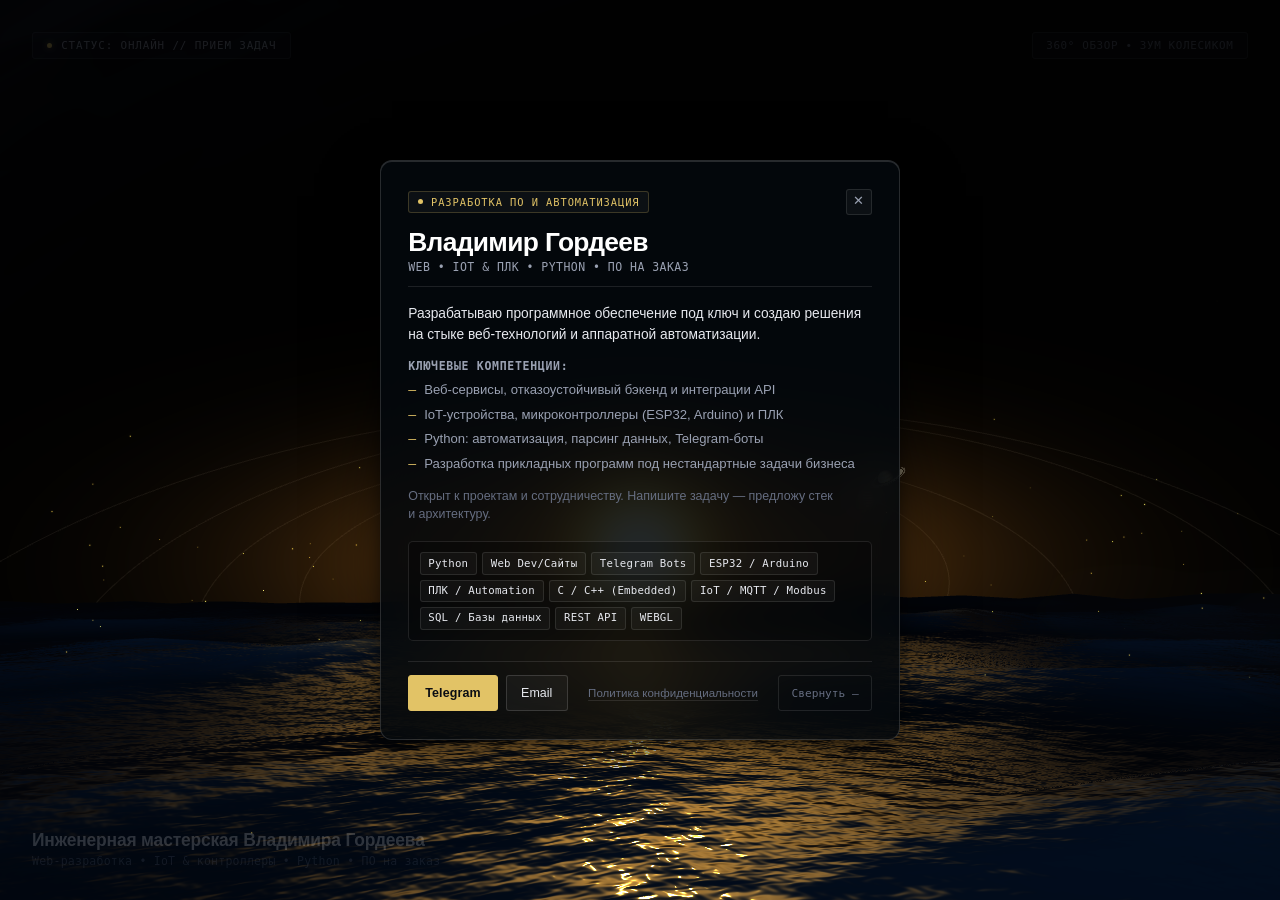
<file: index.html>
<!DOCTYPE html>
<html lang="ru" prefix="og: https://ogp.me/ns#">
<head>
  <meta charset="UTF-8">
  <meta name="viewport" content="width=device-width, initial-scale=1, viewport-fit=cover">
  
  <title>Владимир Гордеев // Web, IoT, ПЛК & Python разработка на заказ</title>

  <!-- Безопасность (OWASP) -->
  <meta http-equiv="Content-Security-Policy" content="default-src 'self'; script-src 'self' 'unsafe-inline'; style-src 'self' 'unsafe-inline'; img-src 'self' data: https://vladimir-gordeev.ru; font-src 'self'; connect-src 'self'; object-src 'none'; base-uri 'self';">
  <meta name="referrer" content="strict-origin-when-cross-origin">

  <!-- Защита от кликджекинга без блокировки CSS-рендеринга -->
  <script>
    if (window.top !== window.self) {
      window.top.location = window.self.location;
    }
  </script>

  <!-- Индексация и канонический адрес -->
  <meta name="robots" content="index, follow, max-image-preview:large, max-snippet:-1, max-video-preview:-1">
  <link rel="canonical" href="https://vladimir-gordeev.ru/">
  <meta name="description" content="Инженерная мастерская Владимира Гордеева. Разработка веб-систем, IoT-устройств (ESP32/Arduino), программирование промышленных ПЛК, прикладной Python и ПО на заказ.">
  <meta name="author" content="Владимир Гордеев">

  <!-- Open Graph -->
  <meta property="og:site_name" content="Инженерная мастерская Владимира Гордеева">
  <meta property="og:type" content="website">
  <meta property="og:url" content="https://vladimir-gordeev.ru/">
  <meta property="og:title" content="Владимир Гордеев // Web, IoT, ПЛК & Python разработка">
  <meta property="og:description" content="Инженерные решения под ключ: веб-сервисы, аппаратная автоматизация (ESP32, Arduino, ПЛК), Telegram-боты и ПО на заказ.">
  <meta property="og:image" content="https://vladimir-gordeev.ru/preview.jpg">
  <meta property="og:image:width" content="1200">
  <meta property="og:image:height" content="630">
  <meta property="og:image:alt" content="Владимир Гордеев — Инженерная мастерская">
  <meta property="og:locale" content="ru_RU">

  <!-- Twitter Card -->
  <meta name="twitter:card" content="summary_large_image">
  <meta name="twitter:title" content="Владимир Гордеев // Инженерная мастерская">
  <meta name="twitter:description" content="Разработка программного обеспечения под ключ, автоматизация и embedded-решения.">
  <meta name="twitter:image" content="https://vladimir-gordeev.ru/preview.jpg">

  <!-- Favicons & Manifest -->
  <meta name="theme-color" content="#090B10">
  <meta name="color-scheme" content="dark">
  <link rel="icon" href="/favicon.ico" sizes="any">
  <link rel="icon" href="/assets/favicons/favicon.svg" type="image/svg+xml">
  <link rel="icon" type="image/png" sizes="48x48" href="/assets/favicons/favicon-48x48.png">
  <link rel="icon" type="image/png" sizes="32x32" href="/assets/favicons/favicon-32x32.png">
  <link rel="icon" type="image/png" sizes="16x16" href="/assets/favicons/favicon-16x16.png">
  <link rel="apple-touch-icon" sizes="180x180" href="/assets/favicons/apple-touch-icon.png">
  <link rel="manifest" href="/assets/favicons/site.webmanifest">

  <!-- Семантический граф Schema.org (Google, Bing, LLM Search Bots) -->
  <script type="application/ld+json">
  {
    "@context": "https://schema.org",
    "@graph": [
      {
        "@type": "WebSite",
        "@id": "https://vladimir-gordeev.ru/#website",
        "url": "https://vladimir-gordeev.ru/",
        "name": "Инженерная мастерская Владимира Гордеева",
        "description": "Разработка заказного программного обеспечения, IoT и промышленной автоматизации",
        "inLanguage": "ru-RU",
        "publisher": {
          "@id": "https://vladimir-gordeev.ru/#person"
        }
      },
      {
        "@type": "WebPage",
        "@id": "https://vladimir-gordeev.ru/#webpage",
        "url": "https://vladimir-gordeev.ru/",
        "name": "Владимир Гордеев // Web, IoT, ПЛК & Python разработка на заказ",
        "isPartOf": {
          "@id": "https://vladimir-gordeev.ru/#website"
        },
        "about": {
          "@id": "https://vladimir-gordeev.ru/#person"
        },
        "inLanguage": "ru-RU"
      },
      {
        "@type": "Person",
        "@id": "https://vladimir-gordeev.ru/#person",
        "name": "Владимир Гордеев",
        "url": "https://vladimir-gordeev.ru/",
        "jobTitle": "Инженер-разработчик",
        "description": "Разработка заказного программного обеспечения, веб-систем, аппаратных решений IoT (ESP32/Arduino) и программирование промышленных ПЛК.",
        "email": "dev@vladimir-gordeev.ru",
        "sameAs": [
          "https://t.me/LoftCreator"
        ],
        "knowsAbout": [
          "Python",
          "Web Development",
          "Telegram Bots",
          "ESP32",
          "Arduino",
          "ПЛК (PLC)",
          "Промышленная автоматизация",
          "Embedded C/C++",
          "IoT",
          "Modbus",
          "MQTT",
          "PostgreSQL",
          "Docker",
          "REST API",
          "WebGL"
        ]
      }
    ]
  }
  </script>

  <!-- Критический CSS: Zero-CLS Skeleton -->
  <style>
    :where(*, *::before, *::after) {
      box-sizing: border-box;
      margin: 0;
      padding: 0;
    }

    html, body {
      inline-size: 100%;
      block-size: 100%;
      min-block-size: 100svh;
      min-block-size: 100dvh;
      overflow: hidden;
      background-color: #020307;
      font-family: ui-monospace, "SF Mono", "Menlo", monospace;
      color: #fafafc;
      color-scheme: dark;
      user-select: none;
    }

    :where(button, input, textarea) {
      font: inherit;
      color: inherit;
      letter-spacing: inherit;
      border: none;
      background: transparent;
    }

    #webgl {
      position: fixed;
      inset: 0;
      inline-size: 100vw;
      block-size: 100svh;
      block-size: 100dvh;
      display: block;
      z-index: 1;
      touch-action: none;
    }

    .hud {
      position: fixed;
      inset: 0;
      z-index: 10;
      pointer-events: none;
      display: flex;
      flex-direction: column;
      justify-content: space-between;
      padding-block-start: max(clamp(0.75rem, 2.5vw, 2rem), env(safe-area-inset-top, 0px));
      padding-block-end: max(clamp(0.75rem, 2.5vw, 2rem), env(safe-area-inset-bottom, 0px));
      padding-inline-start: max(clamp(0.75rem, 2.5vw, 2rem), env(safe-area-inset-left, 0px));
      padding-inline-end: max(clamp(0.75rem, 2.5vw, 2rem), env(safe-area-inset-right, 0px));
      transition: opacity 0.25s ease;
    }

    body.modal-open .hud {
      opacity: 0.18;
    }

    .hud-top {
      display: flex;
      justify-content: space-between;
      align-items: center;
      inline-size: 100%;
    }

    .hud-bottom {
      display: flex;
      justify-content: space-between;
      align-items: flex-end;
      max-inline-size: 70%;
    }

    @media (max-width: 768px) {
      .hud-bottom { max-inline-size: 100%; }
    }

    .workshop-modal-wrap {
      position: fixed;
      z-index: 100;
      pointer-events: none;
    }

    .workshop-modal-wrap:not(.minimized) {
      inset: 0;
      display: flex;
      align-items: center;
      justify-content: center;
      padding-block-start: max(clamp(0.5rem, 1.5svh, 1rem), env(safe-area-inset-top, 0px));
      padding-block-end: max(clamp(0.5rem, 1.5svh, 1rem), env(safe-area-inset-bottom, 0px));
      padding-inline-start: max(clamp(0.5rem, 2vw, 1rem), env(safe-area-inset-left, 0px));
      padding-inline-end: max(clamp(0.5rem, 2vw, 1rem), env(safe-area-inset-right, 0px));
    }

    .workshop-modal-wrap.minimized {
      inset: auto;
      inset-block-end: max(clamp(1rem, 2.5vw, 2rem), env(safe-area-inset-bottom, 0px));
      inset-inline-end: max(clamp(1rem, 2.5vw, 2rem), env(safe-area-inset-right, 0px));
      display: block;
    }

    @media (max-width: 640px) {
      .workshop-modal-wrap.minimized {
        inset-block-end: calc(4.8rem + env(safe-area-inset-bottom, 0px));
        inset-inline-end: max(clamp(0.75rem, 3vw, 1.25rem), env(safe-area-inset-right, 0px));
      }
    }

    .workshop-card,
    .btn-restore {
      pointer-events: auto;
    }

    /* Исключение невидимых фантомных кликов модалки переадресации */
    .redirect-modal-wrap:not(.active),
    .redirect-modal-wrap[hidden] {
      display: none !important;
      visibility: hidden !important;
      pointer-events: none !important;
    }

    .redirect-modal-wrap.active,
    .redirect-modal-wrap.active .redirect-card {
      pointer-events: auto;
    }

    /* Разрешаем выделение текста внутри информационных карточек */
    .workshop-card,
    .redirect-card,
    .noscript-card {
      user-select: text;
    }

    .workshop-card {
      display: flex;
      max-block-size: calc(100svh - max(clamp(1rem, 3svh, 2rem), env(safe-area-inset-top, 0px)) - env(safe-area-inset-bottom, 0px));
      overflow-y: auto;
      overscroll-behavior: contain;
    }

    .workshop-modal-wrap.minimized .workshop-card { display: none !important; }

    .btn-restore { display: none; }
    .workshop-modal-wrap.minimized .btn-restore { display: inline-flex; }

    /* Честный терминальный фоллбек для сред без JS */
    .noscript-container {
      position: fixed;
      inset: 0;
      z-index: 1000;
      display: flex;
      align-items: center;
      justify-content: center;
      padding: 1.5rem;
      background-color: #020307;
    }

    .noscript-card {
      max-inline-size: 38rem;
      padding: 2rem;
      border: 1px solid rgba(255, 255, 255, 0.15);
      border-radius: 4px;
      background: #090b10;
      line-height: 1.6;
    }

    .noscript-card h2 {
      margin-block-end: 1rem;
      color: #fafafc;
      font-size: 1.25rem;
    }

    .noscript-card p {
      margin-block-end: 1rem;
      color: #a0a5b5;
      font-size: 0.95rem;
    }

    .noscript-card a {
      color: #64b5f6;
      text-decoration: underline;
      text-underline-offset: 4px;
    }
  </style>

  <!-- Асинхронные стили и модули сцены -->
  <link rel="preload" href="/assets/css/style.css" as="style">
  <link rel="stylesheet" href="/assets/css/style.css">

  <script defer src="/assets/js/lib/three.min.js"></script>
  <script defer src="/assets/js/cosmos.js"></script>
  <script defer src="/assets/js/dust.js"></script>
  <script defer src="/assets/js/mist.js"></script> 
  <script defer src="/assets/js/sun.js"></script>
  <script defer src="/assets/js/water.js"></script>
  <script defer src="/assets/js/planets.js"></script>
  <script defer src="/assets/js/genesis.js"></script>
  <script defer src="/assets/js/main.js"></script>
</head>

<body class="modal-open">
  <canvas id="webgl"></canvas>

  <!-- Информационный HUD (семантический заголовок) -->
  <header class="hud">
    <div class="hud-top">
      <div class="badge">
        <span class="badge-dot"></span>
        <span>Статус: Онлайн // Прием задач</span>
      </div>
      <div class="hint" aria-hidden="true">360° обзор • Зум колесиком</div>
    </div>
    
    <div class="hud-bottom">
      <div class="title-block">
        <h1>Инженерная мастерская Владимира Гордеева</h1>
        <p>Web-разработка • IoT &amp; контроллеры • Python • ПО на заказ</p>
      </div>
    </div>
  </header>

  <!-- Интерактивная визитка -->
  <main class="workshop-modal-wrap" id="modalWrap">
    
    <button type="button" 
            class="btn-restore" 
            id="btnRestore" 
            aria-label="Развернуть визитную карточку инженера"
            aria-controls="modalCard"
            aria-expanded="true">
      <span class="badge-amber-dot" aria-hidden="true"></span>
      <span>Развернуть</span>
    </button>

    <!-- MICRODATA ДЛЯ ПОИСКОВЫХ СИСТЕМ -->
    <section class="workshop-card" 
             id="modalCard" 
             role="dialog" 
             aria-modal="false"
             aria-labelledby="modalTitle" 
             aria-describedby="modalSubtitle"
             itemscope 
             itemtype="https://schema.org/Person"
             itemid="https://vladimir-gordeev.ru/#person">
      
      <link itemprop="url" href="https://vladimir-gordeev.ru/">

      <div class="card-top-row">
        <div class="modal-tag">
          <span class="badge-amber-dot" aria-hidden="true"></span>
          <span>РАЗРАБОТКА ПО И АВТОМАТИЗАЦИЯ</span>
        </div>
        <button type="button" 
                class="btn-close-icon" 
                id="btnCloseTop" 
                aria-label="Свернуть карточку" 
                title="Свернуть">✕</button>
      </div>

      <h2 class="modal-title" id="modalTitle" itemprop="name">Владимир Гордеев</h2>
      <div class="modal-subtitle" id="modalSubtitle" itemprop="jobTitle">Web • IoT &amp; ПЛК • Python • ПО на заказ</div>

      <div class="modal-desc">
        <p class="desc-lead" itemprop="description">Разрабатываю программное обеспечение под ключ и создаю решения на стыке веб-технологий и аппаратной автоматизации.</p>
        <div class="desc-block-title">Ключевые компетенции:</div>
        <ul class="desc-list">
          <li>Веб-сервисы, отказоустойчивый бэкенд и интеграции API</li>
          <li>IoT-устройства, микроконтроллеры (ESP32, Arduino) и ПЛК</li>
          <li>Python: автоматизация, парсинг данных, Telegram-боты</li>
          <li>Разработка прикладных программ под нестандартные задачи бизнеса</li>
        </ul>
        <p class="desc-footer-note">Открыт к проектам и сотрудничеству. Напишите задачу — предложу стек и архитектуру.</p>
      </div>

      <!-- Стек технологий -->
      <section class="modal-stack" aria-label="Стек технологий">
        <span class="stack-pill" itemprop="knowsAbout">Python</span>
        <span class="stack-pill" itemprop="knowsAbout">Web Dev/Сайты</span>
        <span class="stack-pill" itemprop="knowsAbout">Telegram Bots</span>
        <span class="stack-pill" itemprop="knowsAbout">ESP32 / Arduino</span>
        <span class="stack-pill" itemprop="knowsAbout">ПЛК / Automation</span>
        <span class="stack-pill" itemprop="knowsAbout">C / C++ (Embedded)</span>
        <span class="stack-pill" itemprop="knowsAbout">IoT / MQTT / Modbus</span>
        <span class="stack-pill" itemprop="knowsAbout">SQL / Базы данных</span>
        <span class="stack-pill" itemprop="knowsAbout">REST API</span>
        <span class="stack-pill" itemprop="knowsAbout">WEBGL</span>
      </section>

      <footer class="modal-footer">
        <div class="modal-contacts">
          <a href="https://t.me/LoftCreator" target="_blank" rel="noopener noreferrer" class="btn-contact" itemprop="sameAs">Telegram</a>
          <a href="mailto:dev@vladimir-gordeev.ru" class="btn-contact" itemprop="email">Email</a>
        </div>
        <a href="/privacy.html" class="privacy-link">Политика конфиденциальности</a>
        <button type="button" class="btn-minimize-bottom" id="btnMinimizeBottom">Свернуть —</button>
      </footer>

    </section>
  </main>

  <!-- Чистый Fallback при отключенном JavaScript -->
  <noscript>
    <div class="noscript-container">
      <div class="noscript-card">
        <h2>Инженерная мастерская Владимира Гордеева</h2>
        <p>Разработка веб-сервисов, IoT-устройств на ESP32/Arduino, промышленная автоматизация ПЛК и заказное ПО на Python.</p>
        <p>
          Прямая связь: 
          <a href="https://t.me/LoftCreator" target="_blank" rel="noopener noreferrer">Telegram (@LoftCreator)</a> 
          • 
          <a href="mailto:dev@vladimir-gordeev.ru">dev@vladimir-gordeev.ru</a>
        </p>
      </div>
    </div>
  </noscript>

  <!-- Диалог подтверждения перехода (интегрирован с interstitial.js) -->
  <aside class="redirect-modal-wrap" id="redirectModalWrap" hidden aria-hidden="true">
    <div class="redirect-card" 
         role="dialog" 
         aria-modal="true" 
         aria-labelledby="redirectTitle" 
         aria-describedby="redirectDesc">
      
      <div class="redirect-top-row">
        <div class="redirect-tag">
          <span class="badge-amber-dot" aria-hidden="true"></span>
          <span id="redirectTagText">СВЯЗЬ</span>
        </div>
        <button type="button" 
                class="btn-close-icon" 
                id="btnRedirectClose" 
                aria-label="Закрыть окно" 
                title="Закрыть">✕</button>
      </div>

      <h3 class="redirect-title" id="redirectTitle">Связаться</h3>
      
      <p class="redirect-desc" id="redirectDesc">
        Выберите удобный способ связи для обсуждения задачи.
      </p>

      <div class="redirect-url-box" title="Нажмите, чтобы скопировать">
        <div class="url-header-row">
          <span class="url-label" id="redirectUrlLabel">Контакт:</span>
          <span class="url-hint" id="redirectCopyHint">кликните, чтобы скопировать</span>
        </div>
        <div class="url-value" id="redirectTargetUrl">—</div>
      </div>

      <footer class="redirect-footer">
        <button type="button" class="btn-redirect-cancel" id="btnRedirectCancel">Назад</button>
        <button type="button" class="btn-redirect-confirm" id="btnRedirectConfirm">Открыть</button>
      </footer>
    </div>
  </aside>

  <!-- Логика управления карточкой -->
  <script>
    (function() {
      'use strict';

      const wrap = document.getElementById('modalWrap');
      const btnCloseTop = document.getElementById('btnCloseTop');
      const btnMinimizeBottom = document.getElementById('btnMinimizeBottom');
      const btnRestore = document.getElementById('btnRestore');

      function minimizeCard() {
        wrap.classList.add('minimized');
        document.body.classList.remove('modal-open');
        btnRestore.setAttribute('aria-expanded', 'false');
        btnRestore.focus();
      }

      function expandCard() {
        wrap.classList.remove('minimized');
        document.body.classList.add('modal-open');
        btnRestore.setAttribute('aria-expanded', 'true');
        if (btnCloseTop) btnCloseTop.focus();
      }

      window.workshopCard = {
        minimize: minimizeCard,
        expand: expandCard,
        isMinimized: function() { return wrap.classList.contains('minimized'); }
      };

      if (btnCloseTop) btnCloseTop.addEventListener('click', minimizeCard);
      if (btnMinimizeBottom) btnMinimizeBottom.addEventListener('click', minimizeCard);
      if (btnRestore) btnRestore.addEventListener('click', expandCard);

      window.addEventListener('keydown', function(e) {
        if (e.key === 'Escape' && !wrap.classList.contains('minimized') && !document.body.classList.contains('interstitial-open')) {
          minimizeCard();
        }
      });

      ['mousedown', 'mousemove', 'mouseup', 'touchstart', 'touchmove', 'touchend', 'wheel', 'pointerdown'].forEach(function(evt) {
        wrap.addEventListener(evt, function(e) { e.stopPropagation(); });
      });
    })();
  </script>

  <script defer src="/assets/js/interstitial.js"></script>
</body>
</html>
</file>
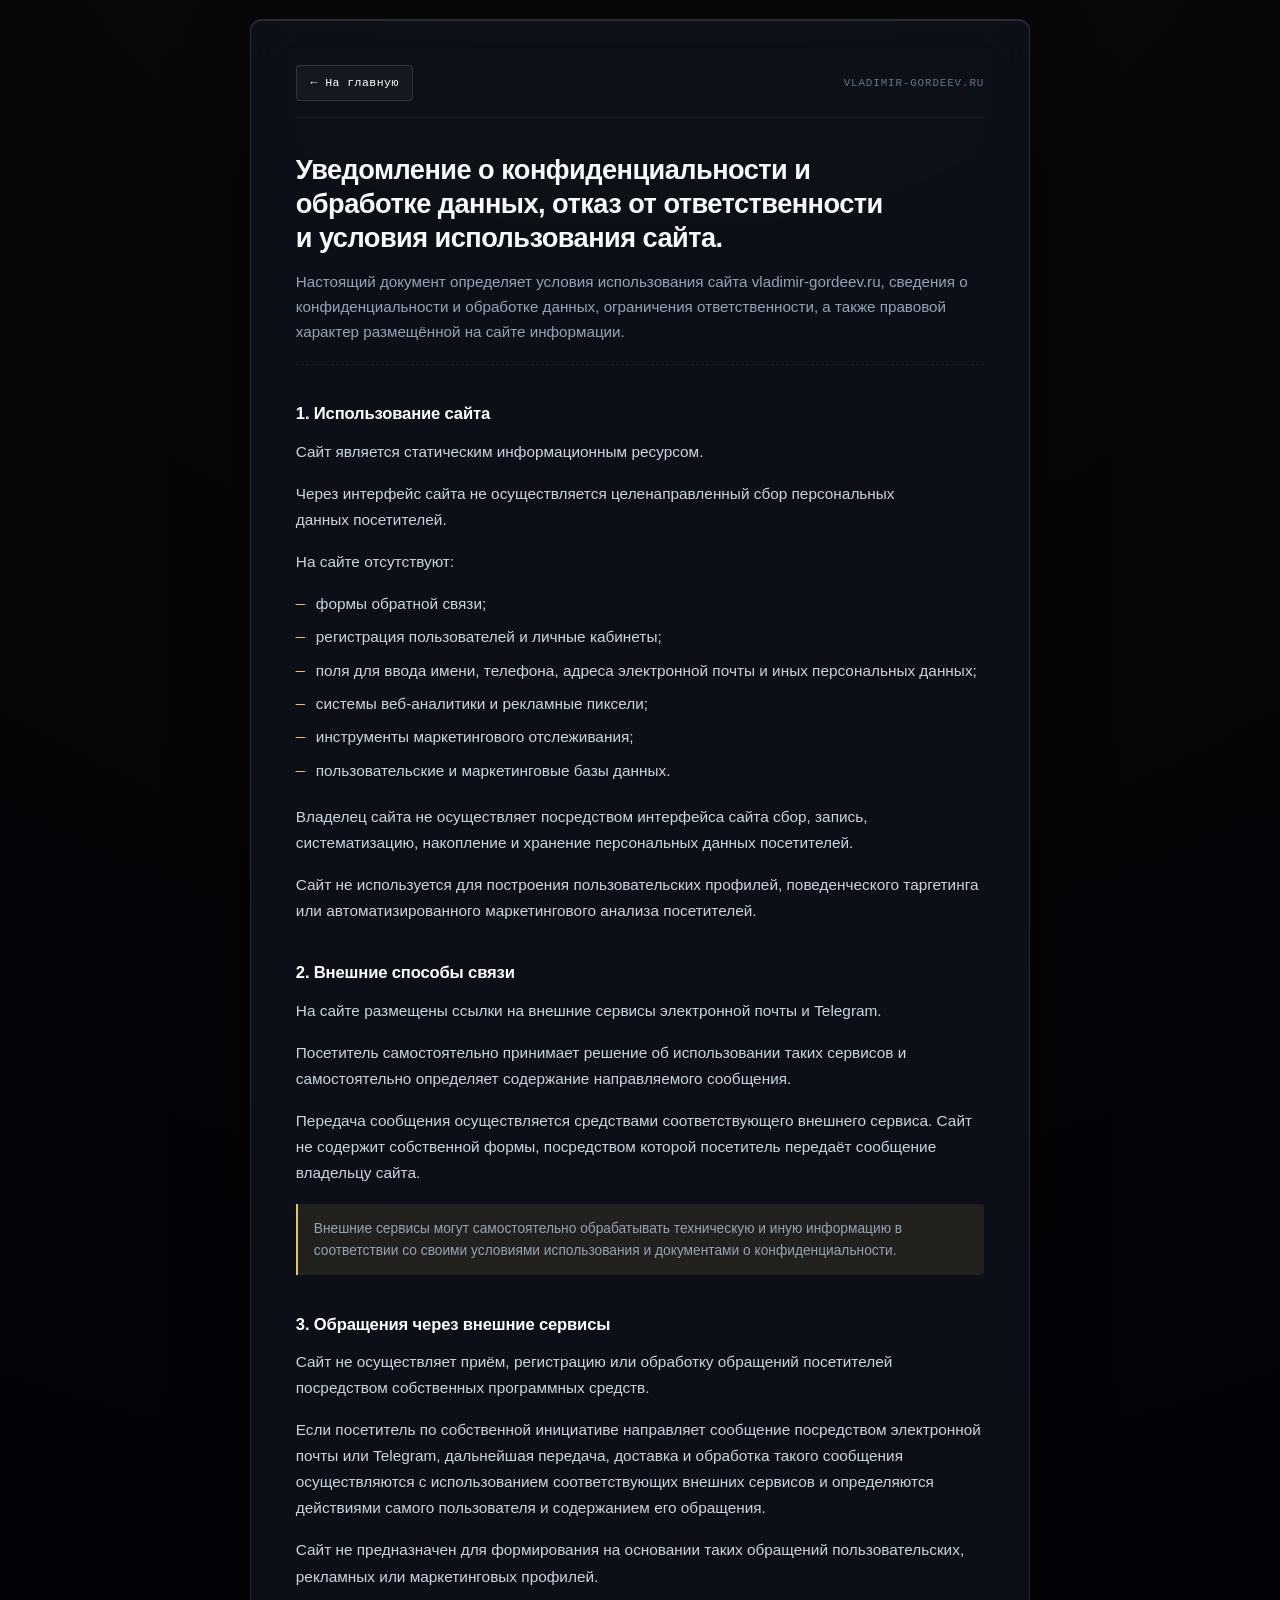
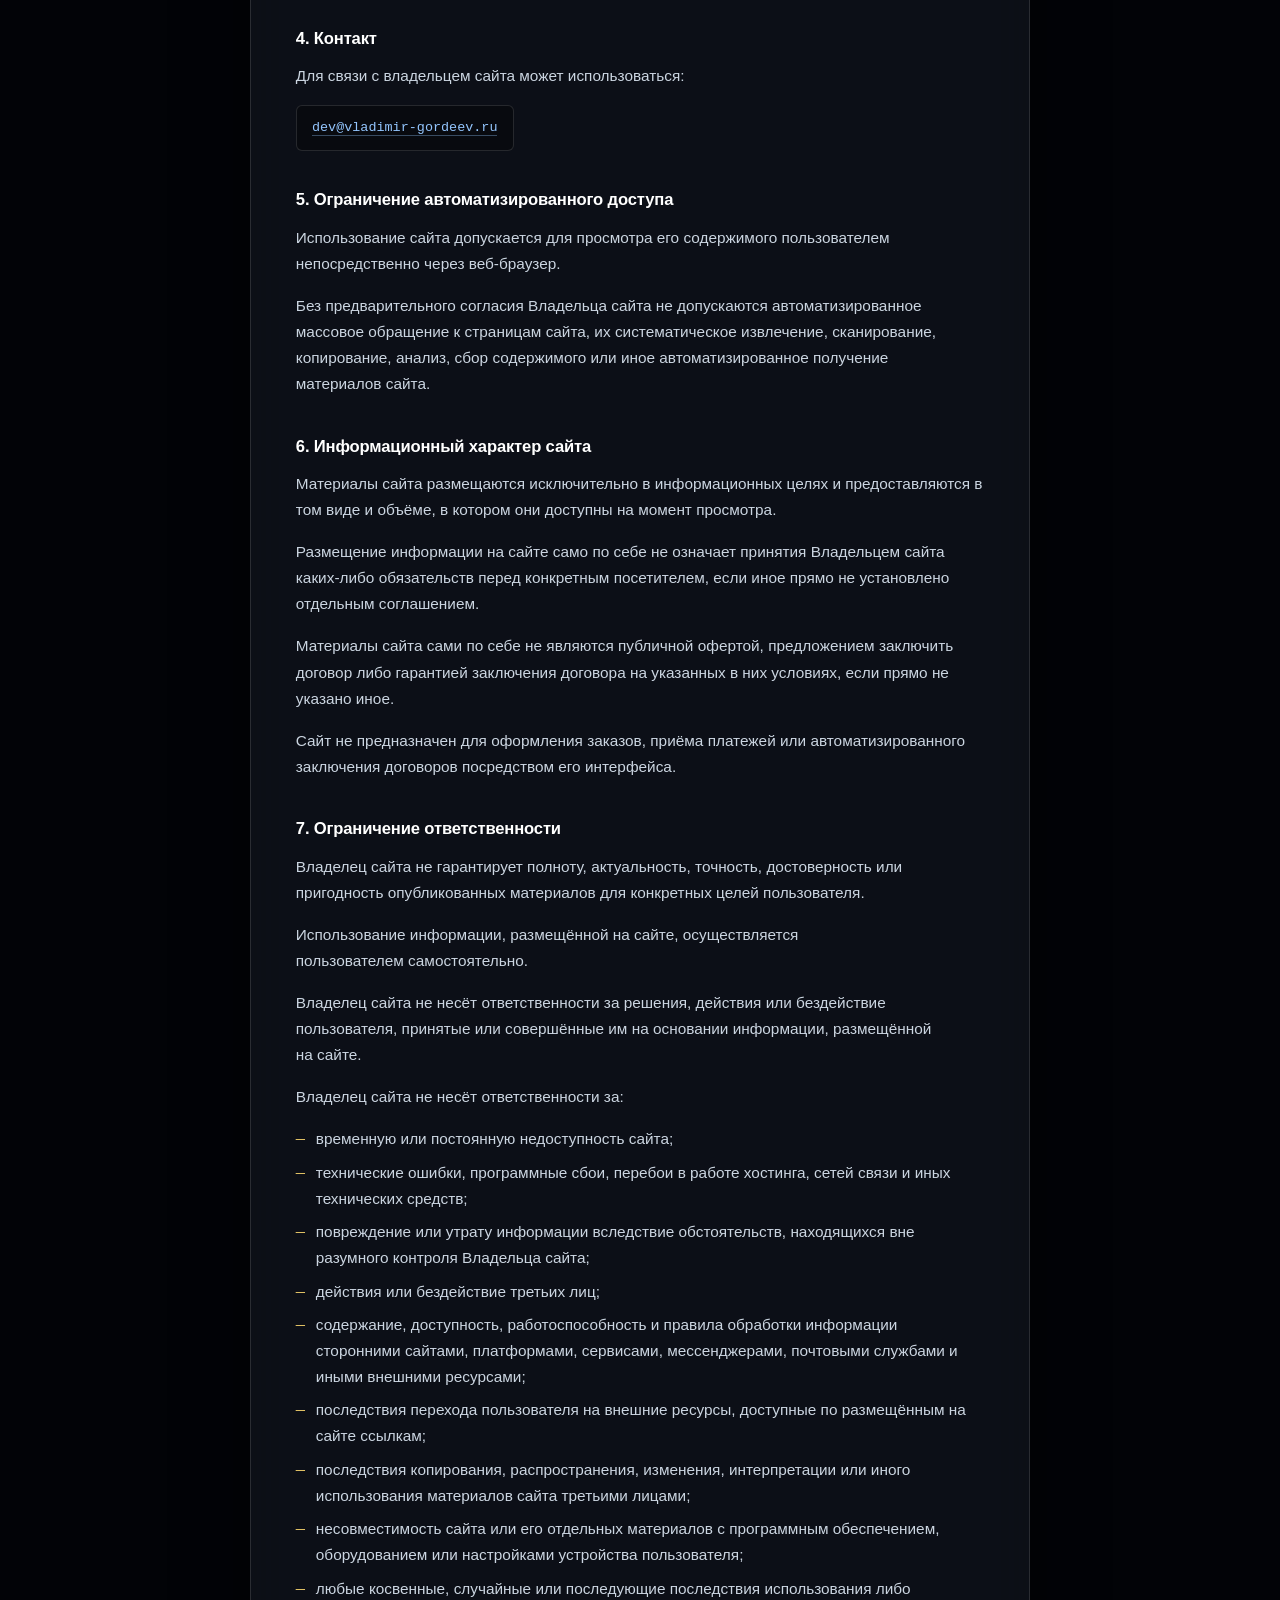
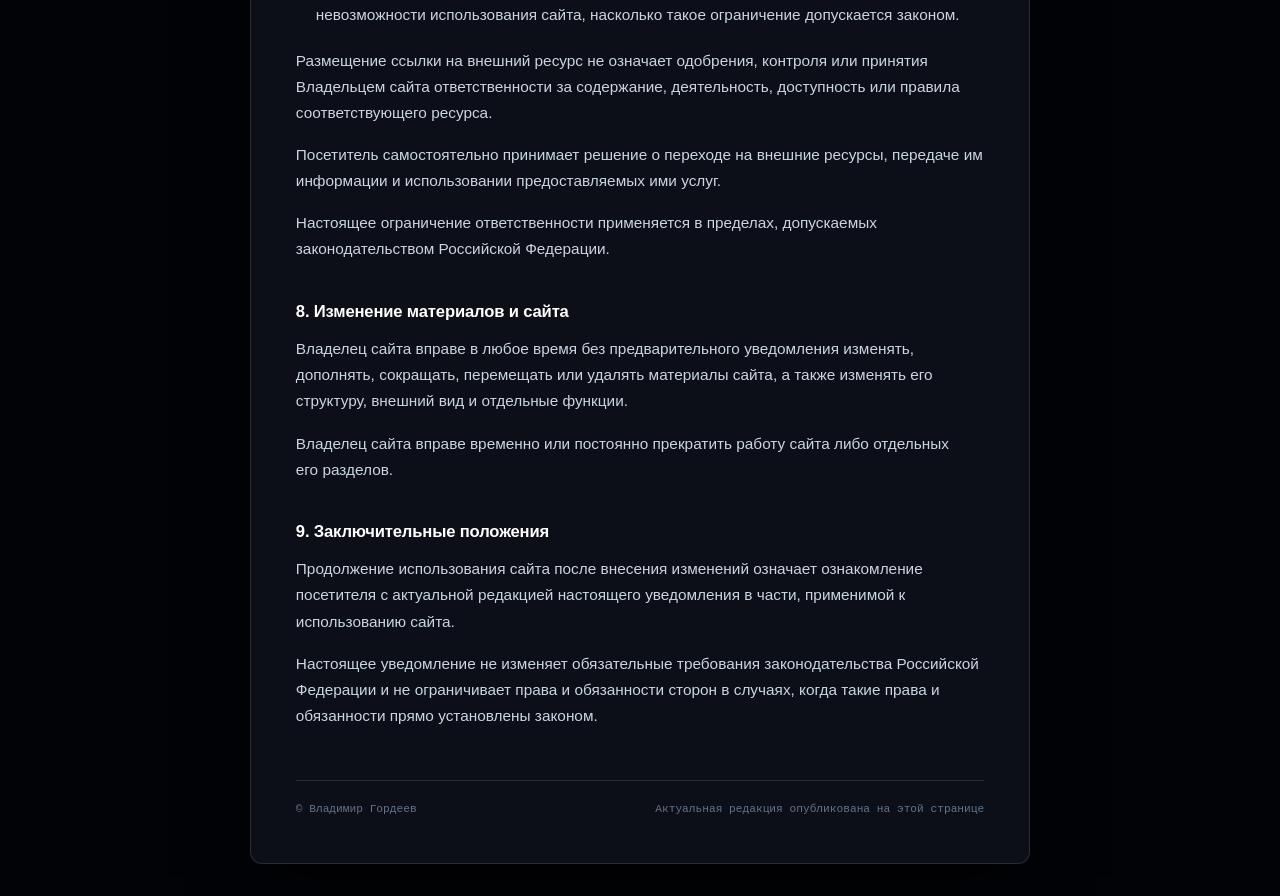
<file: privacy.html>
<!DOCTYPE html>
<html lang="ru">
<head>
  <meta charset="UTF-8">
  <meta name="viewport" content="width=device-width, initial-scale=1, viewport-fit=cover">
  
  <title>Уведомление о конфиденциальности // vladimir-gordeev.ru</title>

  <!-- Безопасность и защита данных -->
  <!-- 1. Content Security Policy: строгая изоляция страницы (без внешних подключений) -->
  <meta http-equiv="Content-Security-Policy" content="default-src 'self'; script-src 'self' 'unsafe-inline'; style-src 'self' 'unsafe-inline'; img-src 'self' data:; font-src 'self'; connect-src 'self';">
  <!-- 2. Приватность: полный запрет передачи Referrer при кликах по ссылкам (почта/Telegram) -->
  <meta name="referrer" content="no-referrer">
  <!-- 3. Поисковые роботы: закрыто от индексации -->
  <meta name="robots" content="noindex, nofollow">

  <!-- Системные параметры отображения -->
  <meta name="theme-color" content="#020307">
  <meta name="color-scheme" content="dark">

  <!-- Фавиконы (единый стиль с главной страницей) -->
  <link rel="icon" href="/favicon.ico" sizes="any">
  <link rel="icon" href="/assets/favicons/favicon.svg" type="image/svg+xml">
  <link rel="apple-touch-icon" sizes="180x180" href="/assets/favicons/apple-touch-icon.png">

  <!-- Защита от кликджекинга для GitHub Pages (стандарт OWASP Frame-Busting) -->
  <style id="antiClickjack">
    body { display: none !important; }
  </style>
  <script>
    if (self === top) {
      var antiClickjack = document.getElementById('antiClickjack');
      antiClickjack.parentNode.removeChild(antiClickjack);
    } else {
      top.location = self.location;
    }
  </script>
  <noscript>
    <style>body { display: block !important; }</style>
  </noscript>

  <style>
    /* ==========================================================================
       PRIVACY & LEGAL STYLESHEET — SWISS EDITORIAL & PRECISION CHASSIS
       (Синхронизировано с дизайн-системой главной страницы: благородный титан и латунь)
       ========================================================================== */
    :root {
      color-scheme: dark;

      /* Шрифтовой дуэт */
      --font-ui: -apple-system, BlinkMacSystemFont, "Segoe UI", Roboto, "Helvetica Neue", Arial, sans-serif;
      --font-mono: ui-monospace, "SF Mono", "Menlo", "Consolas", monospace;

      /* Поверхности */
      --bg: #020307;
      --panel: rgba(14, 18, 26, 0.88);
      --panel-soft: rgba(255, 255, 255, 0.03);

      /* Типографика */
      --text-pure: #ffffff;
      --text: #cbd5e1;
      --text-soft: #94a3b8;
      --text-muted: #64748b;
      --heading: #f8fafc;

      /* Инженерная латунь и акценты (вместо ядовитого салатового) */
      --accent-solar: #e2c366;
      --accent-solar-soft: rgba(226, 195, 102, 0.10);
      --accent-solar-hover: #f0d482;

      /* Ссылки (титановый голубой) */
      --link: #93c5fd;
      --link-hover: #bfdbfe;

      /* Прецизионные границы (hairline) */
      --border: rgba(255, 255, 255, 0.12);
      --border-soft: rgba(255, 255, 255, 0.06);

      --radius: 12px;
      --content-width: 780px;

      --duration: 160ms;
    }

    :where(*, *::before, *::after) {
      box-sizing: border-box;
    }

    html {
      min-width: 320px;
      background: var(--bg);
      scroll-behavior: smooth;
    }

    body {
      min-width: 320px;
      min-height: 100vh;
      min-height: 100dvh;
      margin: 0;
      background:
        radial-gradient(circle at 50% -10%, rgba(226, 195, 102, 0.035), transparent 45%),
        var(--bg);
      color: var(--text);
      font-family: var(--font-ui);
      font-size: clamp(0.88rem, 0.84rem + 0.18vw, 0.96rem);
      line-height: 1.7;
      padding-block-start: max(1.2rem, env(safe-area-inset-top));
      padding-block-end: max(2rem, env(safe-area-inset-bottom));
      padding-inline-start: max(0.85rem, env(safe-area-inset-left));
      padding-inline-end: max(0.85rem, env(safe-area-inset-right));
      overflow-x: hidden;
      text-rendering: optimizeLegibility;
      -webkit-font-smoothing: antialiased;
    }

    a {
      -webkit-tap-highlight-color: transparent;
    }

    .page {
      width: 100%;
      max-width: var(--content-width);
      margin-inline: auto;
    }

    .container {
      width: 100%;
      min-width: 0;
      background: var(--panel);
      border: 1px solid var(--border);
      border-radius: var(--radius);
      padding-block: clamp(1.2rem, 4vw, 2.8rem);
      padding-inline: clamp(1.1rem, 4.5vw, 2.8rem);
      box-shadow: 
        0 24px 64px -12px rgba(0, 0, 0, 0.75),
        inset 0 1px 0 0 rgba(255, 255, 255, 0.12);
      backdrop-filter: blur(20px) saturate(130%);
      -webkit-backdrop-filter: blur(20px) saturate(130%);
    }

    .header-nav {
      display: flex;
      align-items: center;
      justify-content: space-between;
      gap: 1rem;
      margin-block-end: clamp(1.5rem, 4vw, 2.2rem);
      padding-block-end: 1rem;
      border-block-end: 1px solid var(--border-soft);
    }

    /* Кнопка "Назад": строгий приборный стиль */
    .btn-back {
      display: inline-flex;
      align-items: center;
      justify-content: center;
      gap: 0.45rem;
      min-height: 36px;
      padding-block: 0.4rem;
      padding-inline: 0.85rem;
      border: 1px solid var(--border);
      border-radius: 4px;
      background: rgba(255, 255, 255, 0.04);
      color: var(--text-pure);
      text-decoration: none;
      font-family: var(--font-mono);
      font-size: 0.72rem;
      font-weight: 500;
      letter-spacing: 0.04em;
      transition: all var(--duration) cubic-bezier(0.16, 1, 0.3, 1);
    }

    .btn-back:hover {
      background: rgba(255, 255, 255, 0.08);
      border-color: rgba(255, 255, 255, 0.28);
      transform: translateY(-1px);
    }

    .btn-back:active {
      transform: translateY(0);
    }

    .btn-back:focus-visible,
    .text-link:focus-visible {
      outline: 2px solid var(--accent-solar);
      outline-offset: 3px;
    }

    .doc-badge {
      min-width: 0;
      color: var(--text-muted);
      font-family: var(--font-mono);
      font-size: 0.68rem;
      font-weight: 500;
      letter-spacing: 0.08em;
      text-transform: uppercase;
      text-align: right;
    }

    h1 {
      margin: 0 0 0.85rem;
      color: var(--heading);
      font-size: clamp(1.25rem, 2.4vw, 1.7rem);
      font-weight: 600;
      line-height: 1.25;
      letter-spacing: -0.02em;
      text-wrap: balance;
    }

    .lead-text {
      margin: 0 0 clamp(1.6rem, 4vw, 2.4rem);
      padding-block-end: 1.25rem;
      border-block-end: 1px dashed var(--border-soft);
      color: var(--text-soft);
      font-size: clamp(0.88rem, 0.84rem + 0.15vw, 0.95rem);
      line-height: 1.65;
      text-wrap: pretty;
    }

    section {
      min-width: 0;
    }

    /* Подзаголовки: благородный белый цвет вместо неона */
    h2 {
      margin-block: clamp(1.8rem, 4vw, 2.4rem) 0.85rem;
      color: var(--text-pure);
      font-size: clamp(1.02rem, 1.3vw, 1.15rem);
      font-weight: 600;
      line-height: 1.3;
      letter-spacing: -0.01em;
    }

    section:first-of-type h2 {
      margin-block-start: 0;
    }

    p {
      margin-block: 0 1rem;
      color: var(--text);
      overflow-wrap: anywhere;
      text-wrap: pretty;
    }

    ul {
      margin-block: 0.3rem 1.25rem;
      padding: 0;
      list-style: none;
    }

    li {
      position: relative;
      margin-block-end: 0.45rem;
      padding-inline-start: 1.25rem;
      color: var(--text);
      overflow-wrap: anywhere;
      text-wrap: pretty;
    }

    li:last-child {
      margin-block-end: 0;
    }

    /* Строгий технический маркер (тире) вместо зеленого кружочка */
    li::before {
      content: "—";
      position: absolute;
      inset-inline-start: 0;
      inset-block-start: 0;
      color: var(--accent-solar);
      font-family: var(--font-mono);
      font-weight: 400;
    }

    .text-link {
      display: inline;
      color: var(--link);
      text-decoration: none;
      border-block-end: 1px solid rgba(147, 197, 253, 0.35);
      overflow-wrap: anywhere;
      transition: color var(--duration) ease, border-color var(--duration) ease;
    }

    .text-link:hover {
      color: var(--link-hover);
      border-color: var(--link-hover);
    }

    .contact-card {
      width: fit-content;
      max-width: 100%;
      margin-block: 0.85rem 1.4rem;
      padding-block: 0.65rem;
      padding-inline: 0.95rem;
      background: rgba(0, 0, 0, 0.28);
      border: 1px solid var(--border);
      border-radius: 6px;
      font-family: var(--font-mono);
      font-size: 0.84rem;
      overflow-wrap: anywhere;
    }

    /* Инженерная врезка */
    .notice {
      margin-block: 1.1rem 1.35rem;
      padding-block: 0.85rem;
      padding-inline: 1rem;
      border-inline-start: 2px solid var(--accent-solar);
      background: var(--accent-solar-soft);
      border-radius: 0 4px 4px 0;
      color: var(--text-soft);
      font-size: 0.86rem;
      line-height: 1.6;
      overflow-wrap: anywhere;
      text-wrap: pretty;
    }

    .footer-note {
      display: flex;
      align-items: flex-start;
      justify-content: space-between;
      gap: 0.8rem 1.5rem;
      flex-wrap: wrap;
      margin-block-start: clamp(2.5rem, 5vw, 3.2rem);
      padding-block-start: 1.25rem;
      border-block-start: 1px solid var(--border);
      color: var(--text-muted);
      font-family: var(--font-mono);
      font-size: 0.7rem;
      line-height: 1.5;
    }

    .footer-note span {
      max-width: 100%;
      overflow-wrap: anywhere;
    }

    /* Адаптивность */
    @media (max-width: 560px) {
      body { font-size: 0.88rem; }
      .container { border-radius: 8px; padding-inline: 1rem; }
      .header-nav { align-items: flex-start; }
      .doc-badge { max-width: 50%; }
      h1 { font-size: 1.25rem; }
      h2 { font-size: 1.02rem; }
      .footer-note { flex-direction: column; gap: 0.4rem; }
    }

    @media (max-width: 380px) {
      body { padding-inline: 0.5rem; }
      .container { padding-inline: 0.85rem; }
      .header-nav { flex-direction: column; align-items: stretch; gap: 0.75rem; }
      .btn-back { width: 100%; }
      .doc-badge { max-width: none; text-align: left; }
    }

    @media (hover: none) {
      .btn-back:hover {
        transform: none;
        background: rgba(255, 255, 255, 0.04);
        border-color: var(--border);
      }
    }

    @media (prefers-reduced-motion: reduce) {
      html, *, *::before, *::after {
        scroll-behavior: auto !important;
        transition: none !important;
        animation: none !important;
      }
    }

    /* Стили для печати */
    @media print {
      :root { color-scheme: light; }
      body {
        padding: 0;
        background: #fff;
        color: #111;
        font-family: Georgia, "Times New Roman", serif;
        font-size: 10pt;
        line-height: 1.5;
      }
      .container {
        max-width: none;
        border: 0;
        border-radius: 0;
        box-shadow: none;
        background: #fff;
        padding: 0;
        backdrop-filter: none;
        -webkit-backdrop-filter: none;
      }
      .header-nav { display: none; }
      h1, h2, p, li, .lead-text, .footer-note { color: #111 !important; }
      h2 { break-after: avoid; }
      p, li { orphans: 3; widows: 3; }
      .contact-card { border-color: #ccc; background: #f7f7f7; }
      .text-link { color: #111; border: 0; }
      .text-link::after { content: " (" attr(href) ")"; font-size: 0.85em; }
      .footer-note { border-color: #ccc; }
      .notice { border-inline-start-color: #555; background: #f5f5f5; }
    }
  </style>
</head>

<body>
  <main class="page">
    <article class="container" aria-labelledby="page-title">

      <nav class="header-nav" aria-label="Навигация">
        <a href="/" class="btn-back">
          ← На главную
        </a>

        <span class="doc-badge">
          vladimir-gordeev.ru
        </span>
      </nav>

      <header>
        <h1 id="page-title">
          Уведомление о конфиденциальности и обработке данных, отказ от ответственности и условия использования сайта.

        </h1>

        <p class="lead-text">
		  Настоящий документ определяет условия использования сайта
		  vladimir-gordeev.ru, сведения о конфиденциальности и обработке
		  данных, ограничения ответственности, а также правовой характер
		  размещённой на сайте информации.
		</p>
      </header>

      <section aria-labelledby="section-1">
        <h2 id="section-1">1. Использование сайта</h2>

        <p>
          Сайт является статическим информационным ресурсом.
        </p>

        <p>
          Через интерфейс сайта не осуществляется целенаправленный
          сбор персональных данных посетителей.
        </p>

        <p>
          На сайте отсутствуют:
        </p>

        <ul>
          <li>формы обратной связи;</li>
          <li>регистрация пользователей и личные кабинеты;</li>
          <li>поля для ввода имени, телефона, адреса электронной почты и иных персональных данных;</li>
          <li>системы веб-аналитики и рекламные пиксели;</li>
          <li>инструменты маркетингового отслеживания;</li>
          <li>пользовательские и маркетинговые базы данных.</li>
        </ul>

        <p>
          Владелец сайта не осуществляет посредством интерфейса сайта
          сбор, запись, систематизацию, накопление и хранение
          персональных данных посетителей.
        </p>

        <p>
          Сайт не используется для построения пользовательских
          профилей, поведенческого таргетинга или автоматизированного
          маркетингового анализа посетителей.
        </p>
      </section>

      <section aria-labelledby="section-2">
        <h2 id="section-2">2. Внешние способы связи</h2>

        <p>
          На сайте размещены ссылки на внешние сервисы электронной
          почты и Telegram.
        </p>

        <p>
          Посетитель самостоятельно принимает решение об использовании
          таких сервисов и самостоятельно определяет содержание
          направляемого сообщения.
        </p>

        <p>
          Передача сообщения осуществляется средствами соответствующего
          внешнего сервиса. Сайт не содержит собственной формы,
          посредством которой посетитель передаёт сообщение владельцу
          сайта.
        </p>

        <div class="notice">
          Внешние сервисы могут самостоятельно обрабатывать техническую
          и иную информацию в соответствии со своими условиями
          использования и документами о конфиденциальности.
        </div>
      </section>

      <section aria-labelledby="section-3">
        <h2 id="section-3">3. Обращения через внешние сервисы</h2>

        <p>
          Сайт не осуществляет приём, регистрацию или обработку
          обращений посетителей посредством собственных программных
          средств.
        </p>

        <p>
          Если посетитель по собственной инициативе направляет
          сообщение посредством электронной почты или Telegram,
          дальнейшая передача, доставка и обработка такого сообщения
          осуществляются с использованием соответствующих внешних
          сервисов и определяются действиями самого пользователя
          и содержанием его обращения.
        </p>

        <p>
          Сайт не предназначен для формирования на основании таких
          обращений пользовательских, рекламных или маркетинговых
          профилей.
        </p>
      </section>

      <section aria-labelledby="section-4">
        <h2 id="section-4">4. Контакт</h2>

        <p>
          Для связи с владельцем сайта может использоваться:
        </p>

        <div class="contact-card">
          <a
            href="mailto:dev@vladimir-gordeev.ru"
            class="text-link"
          >
            dev@vladimir-gordeev.ru
          </a>
        </div>
      </section>

      <section aria-labelledby="section-5">
        <h2 id="section-5">
          5. Ограничение автоматизированного доступа
        </h2>

        <p>
          Использование сайта допускается для просмотра его содержимого
          пользователем непосредственно через веб-браузер.
        </p>

        <p>
          Без предварительного согласия Владельца сайта не допускаются
          автоматизированное массовое обращение к страницам сайта,
          их систематическое извлечение, сканирование, копирование,
          анализ, сбор содержимого или иное автоматизированное
          получение материалов сайта.
        </p>
      </section>

      <section aria-labelledby="section-6">
        <h2 id="section-6">6. Информационный характер сайта</h2>

        <p>
          Материалы сайта размещаются исключительно в информационных
          целях и предоставляются в том виде и объёме, в котором они
          доступны на момент просмотра.
        </p>

        <p>
          Размещение информации на сайте само по себе не означает
          принятия Владельцем сайта каких-либо обязательств перед
          конкретным посетителем, если иное прямо не установлено
          отдельным соглашением.
        </p>

        <p>
          Материалы сайта сами по себе не являются публичной офертой,
          предложением заключить договор либо гарантией заключения
          договора на указанных в них условиях, если прямо не указано
          иное.
        </p>

        <p>
          Сайт не предназначен для оформления заказов, приёма платежей
          или автоматизированного заключения договоров посредством
          его интерфейса.
        </p>
      </section>

      <section aria-labelledby="section-7">
        <h2 id="section-7">7. Ограничение ответственности</h2>

        <p>
          Владелец сайта не гарантирует полноту, актуальность,
          точность, достоверность или пригодность опубликованных
          материалов для конкретных целей пользователя.
        </p>

        <p>
          Использование информации, размещённой на сайте,
          осуществляется пользователем самостоятельно.
        </p>

        <p>
          Владелец сайта не несёт ответственности за решения,
          действия или бездействие пользователя, принятые или
          совершённые им на основании информации, размещённой
          на сайте.
        </p>

        <p>
          Владелец сайта не несёт ответственности за:
        </p>

        <ul>
          <li>
            временную или постоянную недоступность сайта;
          </li>

          <li>
            технические ошибки, программные сбои, перебои в работе
            хостинга, сетей связи и иных технических средств;
          </li>

          <li>
            повреждение или утрату информации вследствие обстоятельств,
            находящихся вне разумного контроля Владельца сайта;
          </li>

          <li>
            действия или бездействие третьих лиц;
          </li>

          <li>
            содержание, доступность, работоспособность и правила
            обработки информации сторонними сайтами, платформами,
            сервисами, мессенджерами, почтовыми службами и иными
            внешними ресурсами;
          </li>

          <li>
            последствия перехода пользователя на внешние ресурсы,
            доступные по размещённым на сайте ссылкам;
          </li>

          <li>
            последствия копирования, распространения, изменения,
            интерпретации или иного использования материалов сайта
            третьими лицами;
          </li>

          <li>
            несовместимость сайта или его отдельных материалов
            с программным обеспечением, оборудованием или настройками
            устройства пользователя;
          </li>

          <li>
            любые косвенные, случайные или последующие последствия
            использования либо невозможности использования сайта,
            насколько такое ограничение допускается законом.
          </li>
        </ul>

        <p>
          Размещение ссылки на внешний ресурс не означает одобрения,
          контроля или принятия Владельцем сайта ответственности
          за содержание, деятельность, доступность или правила
          соответствующего ресурса.
        </p>

        <p>
          Посетитель самостоятельно принимает решение о переходе
          на внешние ресурсы, передаче им информации и использовании
          предоставляемых ими услуг.
        </p>

        <p>
          Настоящее ограничение ответственности применяется
          в пределах, допускаемых законодательством Российской Федерации.
        </p>
      </section>

      <section aria-labelledby="section-8">
        <h2 id="section-8">8. Изменение материалов и сайта</h2>

        <p>
          Владелец сайта вправе в любое время без предварительного
          уведомления изменять, дополнять, сокращать, перемещать или
          удалять материалы сайта, а также изменять его структуру,
          внешний вид и отдельные функции.
        </p>

        <p>
          Владелец сайта вправе временно или постоянно прекратить
          работу сайта либо отдельных его разделов.
        </p>
      </section>

      <section aria-labelledby="section-9">
        <h2 id="section-9">9. Заключительные положения</h2>

        <p>
          Продолжение использования сайта после внесения изменений
          означает ознакомление посетителя с актуальной редакцией
          настоящего уведомления в части, применимой к использованию
          сайта.
        </p>

        <p>
          Настоящее уведомление не изменяет обязательные требования
          законодательства Российской Федерации и не ограничивает
          права и обязанности сторон в случаях, когда такие права
          и обязанности прямо установлены законом.
        </p>
      </section>

      <footer class="footer-note">
        <span>© Владимир Гордеев</span>
        <span>Актуальная редакция опубликована на этой странице</span>
      </footer>

    </article>
  </main>
</body>
</html>
</file>
<file: assets/css/style.css>
/* ==========================================================================
   PRODUCTION STYLESHEET — INDUSTRIAL PRECISION & SWISS CRAFT
   (Устранение шаблонов ИИ: строгая иерархия, физичность материалов, прецизионная верстка)
   ========================================================================== */

/* --------------------------------------------------------------------------
   1. Семантическая дизайн-система
   -------------------------------------------------------------------------- */
:root {
  color-scheme: dark;

  /* Шрифтовой дуэт: швейцарский гротеск для чтения + моно для спецификаций */
  --font-ui: -apple-system, BlinkMacSystemFont, "Segoe UI", Roboto, "Helvetica Neue", Arial, sans-serif;
  --font-mono: ui-monospace, "SF Mono", "Menlo", "Consolas", monospace;

  /* Палитра благородных материалов: обсидиан, титан, полированная латунь */
  --surface-ground: #020307;
  --surface-chassis: oklch(0.13 0.015 255 / 0.88);
  --surface-panel: rgba(18, 22, 31, 0.72);
  --surface-subtle: rgba(255, 255, 255, 0.04);
  --surface-hover: rgba(255, 255, 255, 0.08);

  /* Металлические и технические акценты */
  --accent-solar: #e2c366;           /* Спокойное инженерное золото/латунь */
  --accent-solar-soft: rgba(226, 195, 102, 0.12);
  --accent-solar-hover: #f0d482;
  --accent-cyan: #7dc4e8;

  /* Тончайшие прецизионные фаски и границы (hairline borders) */
  --border-hairline: rgba(255, 255, 255, 0.10);
  --border-chassis: rgba(255, 255, 255, 0.14);
  --border-focus: rgba(226, 195, 102, 0.65);

  /* Высококонтрастная типографика */
  --text-pure: #ffffff;
  --text-primary: #e6e8ee;
  --text-secondary: #9aa1b2;
  --text-muted: #656d80;

  /* Прецизионные тени без грязи и неонового яда */
  --shadow-chassis: 
    0 24px 64px -12px rgba(0, 0, 0, 0.75),
    0 4px 16px -2px rgba(0, 0, 0, 0.5),
    inset 0 1px 0 0 rgba(255, 255, 255, 0.14);

  --radius-xs: 3px;
  --radius-sm: 5px;
  --radius-card: 12px;
  --radius-pill: 9999px;

  --ease-out-expo: cubic-bezier(0.16, 1, 0.3, 1);
  --duration-interactive: 160ms;
}

/* --------------------------------------------------------------------------
   2. Фоновый информационный слой (HUD)
   -------------------------------------------------------------------------- */
.hud {
  font-family: var(--font-mono);
}

.badge {
  display: inline-flex;
  align-items: center;
  gap: 0.6rem;
  background: var(--surface-panel);
  border: 1px solid var(--border-hairline);
  backdrop-filter: blur(12px);
  -webkit-backdrop-filter: blur(12px);
  padding: 0.38rem 0.85rem;
  border-radius: var(--radius-xs);
  font-size: 0.68rem;
  font-weight: 500;
  letter-spacing: 0.08em;
  text-transform: uppercase;
  color: var(--text-secondary);
}

.badge-dot {
  inline-size: 5px;
  block-size: 5px;
  border-radius: 50%;
  background-color: var(--accent-solar);
  box-shadow: 0 0 6px rgba(226, 195, 102, 0.6);
}

.hint {
  font-size: 0.68rem;
  font-weight: 500;
  letter-spacing: 0.06em;
  text-transform: uppercase;
  color: var(--text-muted);
  background: var(--surface-panel);
  border: 1px solid var(--border-hairline);
  backdrop-filter: blur(12px);
  -webkit-backdrop-filter: blur(12px);
  padding: 0.38rem 0.85rem;
  border-radius: var(--radius-xs);
}

@media (max-width: 680px) {
  .hint { display: none; }
}

.title-block h1 {
  font-family: var(--font-ui);
  font-size: clamp(0.95rem, 0.85rem + 0.3vw, 1.15rem);
  font-weight: 600;
  letter-spacing: -0.01em;
  text-transform: none;
  color: var(--text-pure);
  margin-block-end: 0.2rem;
}

.title-block p {
  font-family: var(--font-mono);
  font-size: 0.72rem;
  letter-spacing: 0.02em;
  color: var(--text-muted);
}

/* --------------------------------------------------------------------------
   3. Карточка: Архитектура прибора / Инженерной панели
   -------------------------------------------------------------------------- */
.workshop-card {
  font-family: var(--font-ui);
  inline-size: min(520px, 100%);
  max-block-size: min(calc(100svh - 1.5rem), 680px);
  max-block-size: min(calc(100dvh - 1.5rem), 680px);
  background-color: var(--surface-chassis);
  border: 1px solid var(--border-chassis);
  border-radius: var(--radius-card);
  padding: clamp(1rem, 2.8vw, 1.7rem);
  box-shadow: var(--shadow-chassis);
  backdrop-filter: blur(20px) saturate(130%);
  -webkit-backdrop-filter: blur(20px) saturate(130%);
  position: relative;
  flex-direction: column;
  user-select: text;
  
  overflow-y: auto;
  overscroll-behavior: contain;
  scrollbar-width: thin;
  scrollbar-color: var(--border-hairline) transparent;
}

.workshop-card::-webkit-scrollbar {
  inline-size: 4px;
}
.workshop-card::-webkit-scrollbar-thumb {
  background: var(--border-hairline);
  border-radius: var(--radius-pill);
}

/* Верхняя служебная плашка */
.card-top-row {
  display: flex;
  justify-content: space-between;
  align-items: center;
  margin-block-end: 0.75rem;
  gap: 0.6rem;
}

.modal-tag {
  display: inline-flex;
  align-items: center;
  gap: 0.5rem;
  font-family: var(--font-mono);
  font-size: 0.65rem;
  font-weight: 500;
  letter-spacing: 0.09em;
  text-transform: uppercase;
  color: var(--accent-solar);
  background: var(--surface-subtle);
  border: 1px solid rgba(226, 195, 102, 0.22);
  padding: 0.25rem 0.55rem;
  border-radius: var(--radius-xs);
}

.badge-amber-dot {
  inline-size: 5px;
  block-size: 5px;
  border-radius: 50%;
  background-color: var(--accent-solar);
}

/* Кнопка закрытия */
.btn-close-icon {
  position: relative;
  cursor: pointer;
  border: 1px solid var(--border-hairline);
  background-color: var(--surface-subtle);
  color: var(--text-secondary);
  inline-size: 26px;
  block-size: 26px;
  border-radius: var(--radius-xs);
  display: inline-flex;
  align-items: center;
  justify-content: center;
  font-size: 0.8rem;
  line-height: 1;
  transition: all var(--duration-interactive) ease;
  flex-shrink: 0;
}

.btn-close-icon::before {
  content: "";
  position: absolute;
  inset: -9px;
  min-inline-size: 44px;
  min-block-size: 44px;
}

.btn-close-icon:hover {
  color: var(--text-pure);
  border-color: var(--border-chassis);
  background-color: var(--surface-hover);
}

/* Заголовок и подзаголовок */
.modal-title {
  font-family: var(--font-ui);
  font-size: clamp(1.35rem, 1.25rem + 0.5vw, 1.65rem);
  font-weight: 600;
  letter-spacing: -0.025em;
  color: var(--text-pure);
  margin-block-end: 0.2rem;
  line-height: 1.15;
}

.modal-subtitle {
  font-family: var(--font-mono);
  font-size: 0.72rem;
  font-weight: 400;
  letter-spacing: 0.04em;
  text-transform: uppercase;
  color: var(--text-secondary);
  margin-block-end: 1rem;
  padding-block-end: 0.75rem;
  border-block-end: 1px solid var(--border-hairline);
}

/* Тело описания */
.modal-desc {
  margin-block-end: 1.1rem;
}

.desc-lead {
  font-size: 0.86rem;
  line-height: 1.55;
  color: var(--text-primary);
  margin-block-end: 0.85rem;
  text-wrap: pretty;
}

.desc-block-title {
  font-family: var(--font-mono);
  color: var(--text-secondary);
  font-size: 0.72rem;
  font-weight: 600;
  text-transform: uppercase;
  letter-spacing: 0.06em;
  margin-block-end: 0.45rem;
}

.desc-list {
  list-style: none;
  padding-inline-start: 0;
  margin-block: 0 0.85rem;
}

.desc-list li {
  position: relative;
  padding-inline-start: 1rem;
  font-size: 0.82rem;
  line-height: 1.5;
  margin-block-end: 0.3rem;
  color: var(--text-secondary);
}

.desc-list li::before {
  content: "—";
  position: absolute;
  inset-inline-start: 0;
  color: var(--accent-solar);
  font-family: var(--font-mono);
  font-weight: 400;
}

.desc-footer-note {
  font-size: 0.78rem;
  line-height: 1.45;
  color: var(--text-muted);
  text-wrap: pretty;
}

/* Стек технологий */
.modal-stack {
  display: flex;
  flex-wrap: wrap;
  gap: 0.32rem;
  margin-block-end: 1.25rem;
  padding: 0.65rem;
  background: rgba(0, 0, 0, 0.25);
  border: 1px solid var(--border-hairline);
  border-radius: var(--radius-sm);
}

.stack-pill {
  font-family: var(--font-mono);
  background-color: var(--surface-subtle);
  border: 1px solid var(--border-hairline);
  padding: 0.2rem 0.48rem;
  border-radius: var(--radius-xs);
  font-size: 0.67rem;
  letter-spacing: 0.02em;
  color: var(--text-primary);
  line-height: 1.3;
}

/* Нижний блок действий */
.modal-footer {
  display: flex;
  align-items: center;
  justify-content: space-between;
  gap: 0.75rem;
  padding-block-start: 0.85rem;
  border-block-start: 1px solid var(--border-hairline);
  flex-wrap: wrap;
}

.modal-contacts {
  display: flex;
  align-items: center;
  gap: 0.5rem;
}

.btn-contact[href*="t.me"] {
  display: inline-flex;
  align-items: center;
  justify-content: center;
  min-block-size: 36px;
  cursor: pointer;
  background-color: var(--accent-solar);
  border: 1px solid var(--accent-solar);
  color: #0b0d13;
  padding-inline: 1rem;
  border-radius: var(--radius-xs);
  font-family: var(--font-ui);
  font-size: 0.78rem;
  font-weight: 600;
  letter-spacing: 0.01em;
  text-transform: none;
  text-decoration: none;
  transition: all var(--duration-interactive) var(--ease-out-expo);
}

.btn-contact[href*="t.me"]:hover {
  background-color: var(--accent-solar-hover);
  border-color: var(--accent-solar-hover);
  transform: translateY(-1px);
}

.btn-contact[href^="mailto:"] {
  display: inline-flex;
  align-items: center;
  justify-content: center;
  min-block-size: 36px;
  cursor: pointer;
  background-color: var(--surface-subtle);
  border: 1px solid var(--border-chassis);
  color: var(--text-primary);
  padding-inline: 0.9rem;
  border-radius: var(--radius-xs);
  font-family: var(--font-ui);
  font-size: 0.78rem;
  font-weight: 500;
  text-decoration: none;
  transition: all var(--duration-interactive) var(--ease-out-expo);
}

.btn-contact[href^="mailto:"]:hover {
  background-color: var(--surface-hover);
  border-color: rgba(255, 255, 255, 0.28);
  color: var(--text-pure);
}

.privacy-link {
  font-size: 0.72rem;
  color: var(--text-muted);
  text-decoration: underline;
  text-underline-offset: 3px;
  text-decoration-color: var(--border-hairline);
  transition: color var(--duration-interactive) ease;
}

.privacy-link:hover {
  color: var(--text-secondary);
  text-decoration-color: var(--text-secondary);
}

.btn-minimize-bottom {
  display: inline-flex;
  align-items: center;
  justify-content: center;
  min-block-size: 36px;
  cursor: pointer;
  background-color: transparent;
  border: 1px solid var(--border-hairline);
  color: var(--text-muted);
  padding-inline: 0.75rem;
  border-radius: var(--radius-xs);
  font-family: var(--font-mono);
  font-size: 0.7rem;
  white-space: nowrap;
  transition: all var(--duration-interactive) ease;
}

.btn-minimize-bottom:hover {
  color: var(--text-secondary);
  border-color: var(--border-chassis);
  background-color: var(--surface-subtle);
}

/* --------------------------------------------------------------------------
   4. Кнопка разворачивания
   -------------------------------------------------------------------------- */
.btn-restore {
  align-items: center;
  gap: 0.65rem;
  min-block-size: 40px;
  padding: 0.5rem 1.05rem;
  border-radius: var(--radius-xs);
  cursor: pointer;
  background-color: var(--surface-chassis);
  border: 1px solid var(--border-chassis);
  box-shadow: 0 8px 24px rgba(0, 0, 0, 0.5);
  font-family: var(--font-mono);
  font-size: 0.72rem;
  font-weight: 500;
  letter-spacing: 0.06em;
  text-transform: uppercase;
  color: var(--text-primary);
  white-space: nowrap;
  backdrop-filter: blur(16px);
  -webkit-backdrop-filter: blur(16px);
  transition: all var(--duration-interactive) var(--ease-out-expo);
}

.btn-restore:hover {
  border-color: var(--accent-solar);
  color: var(--text-pure);
  transform: translateY(-1px);
}

/* --------------------------------------------------------------------------
   5. Доступность (A11y Focus)
   -------------------------------------------------------------------------- */
:focus:not(:focus-visible) {
  outline: none;
}

.btn-contact:focus-visible,
.btn-close-icon:focus-visible,
.btn-minimize-bottom:focus-visible,
.btn-restore:focus-visible,
.privacy-link:focus-visible {
  outline: 2px solid var(--border-focus);
  outline-offset: 2px;
}

/* --------------------------------------------------------------------------
   6. Мобильная адаптация
   -------------------------------------------------------------------------- */
@media (max-width: 480px) {
  .modal-footer {
    flex-direction: column;
    align-items: stretch;
    gap: 0.6rem;
  }
  
  .modal-contacts {
    display: grid;
    grid-template-columns: 1fr 1fr;
    inline-size: 100%;
  }

  .btn-minimize-bottom,
  .privacy-link {
    text-align: center;
  }
}

@media (max-height: 520px) {
  .workshop-card {
    padding: 0.8rem 1rem;
    max-block-size: calc(100svh - 0.5rem);
  }
  .modal-stack {
    margin-block-end: 0.5rem;
  }
}

/* --------------------------------------------------------------------------
   7. Диалоговое окно предупреждения о переходе (Interstitial Redirect Modal)
   -------------------------------------------------------------------------- */
.redirect-modal-wrap {
  position: fixed;
  inset: 0;
  z-index: 200;
  display: none;
  align-items: center;
  justify-content: center;
  padding: max(1rem, env(safe-area-inset-top)) max(1rem, env(safe-area-inset-right)) max(1rem, env(safe-area-inset-bottom)) max(1rem, env(safe-area-inset-left));
  background: rgba(2, 3, 7, 0.72);
  backdrop-filter: blur(8px);
  -webkit-backdrop-filter: blur(8px);
  opacity: 0;
  visibility: hidden;
  pointer-events: none;
  transition: opacity 0.2s cubic-bezier(0.16, 1, 0.3, 1), visibility 0.2s;
}

/* Полная изоляция от сцены, если модалка закрыта */
.redirect-modal-wrap:not(.active),
.redirect-modal-wrap[hidden] {
  display: none !important;
  visibility: hidden !important;
  pointer-events: none !important;
}

.redirect-modal-wrap.active {
  display: flex !important;
  opacity: 1;
  visibility: visible !important;
  pointer-events: auto;
}

.redirect-card {
  inline-size: min(440px, 100%);
  background-color: var(--surface-chassis);
  border: 1px solid var(--border-chassis);
  border-radius: var(--radius-card);
  padding: clamp(1.2rem, 3vw, 1.5rem);
  box-shadow: var(--shadow-chassis);
  position: relative;
  display: flex;
  flex-direction: column;
  user-select: text;
  pointer-events: none;
  transform: scale(0.96);
  transition: transform 0.2s cubic-bezier(0.16, 1, 0.3, 1);
}

.redirect-modal-wrap.active .redirect-card {
  pointer-events: auto;
  transform: scale(1);
}

.redirect-top-row {
  display: flex;
  justify-content: space-between;
  align-items: center;
  margin-block-end: 0.85rem;
}

.redirect-tag {
  display: inline-flex;
  align-items: center;
  gap: 0.5rem;
  font-family: var(--font-mono);
  font-size: 0.65rem;
  font-weight: 500;
  letter-spacing: 0.08em;
  text-transform: uppercase;
  color: var(--accent-solar);
  background: var(--surface-subtle);
  border: 1px solid rgba(226, 195, 102, 0.22);
  padding: 0.22rem 0.5rem;
  border-radius: var(--radius-xs);
}

.redirect-title {
  font-family: var(--font-ui);
  font-size: 1.15rem;
  font-weight: 600;
  letter-spacing: -0.015em;
  color: var(--text-pure);
  margin-block-end: 0.45rem;
}

.redirect-desc {
  font-family: var(--font-ui);
  font-size: 0.82rem;
  line-height: 1.5;
  color: var(--text-secondary);
  margin-block-end: 1rem;
}

/* Интерактивная плашка контакта с возможностью копирования */
.redirect-url-box {
  background: rgba(0, 0, 0, 0.38);
  border: 1px solid var(--border-hairline);
  border-radius: var(--radius-xs);
  padding: 0.75rem 0.85rem;
  margin-block-end: 1.25rem;
  cursor: pointer;
  transition: all var(--duration-interactive) ease;
}

.redirect-url-box:hover {
  background: rgba(255, 255, 255, 0.04);
  border-color: var(--border-chassis);
}

.url-header-row {
  display: flex;
  justify-content: space-between;
  align-items: center;
  margin-block-end: 0.3rem;
  gap: 0.5rem;
}

.url-label {
  font-family: var(--font-mono);
  font-size: 0.65rem;
  color: var(--text-muted);
  text-transform: uppercase;
  letter-spacing: 0.06em;
}

.url-hint {
  font-family: var(--font-mono);
  font-size: 0.62rem;
  color: var(--text-muted);
  transition: color 0.15s ease;
}

.url-hint.copied {
  color: #4ade80;
  font-weight: 500;
}

.url-value {
  font-family: var(--font-mono);
  font-size: 0.85rem;
  font-weight: 500;
  color: var(--accent-solar);
  word-break: break-all;
  user-select: all;
}

.redirect-footer {
  display: flex;
  align-items: center;
  justify-content: flex-end;
  gap: 0.65rem;
}

.btn-redirect-cancel {
  display: inline-flex;
  align-items: center;
  justify-content: center;
  min-block-size: 36px;
  cursor: pointer;
  background-color: transparent;
  border: 1px solid var(--border-hairline);
  color: var(--text-secondary);
  padding-inline: 0.95rem;
  border-radius: var(--radius-xs);
  font-family: var(--font-ui);
  font-size: 0.78rem;
  font-weight: 500;
  transition: all var(--duration-interactive) ease;
}

.btn-redirect-cancel:hover {
  background-color: var(--surface-subtle);
  border-color: var(--border-chassis);
  color: var(--text-pure);
}

.btn-redirect-confirm {
  display: inline-flex;
  align-items: center;
  justify-content: center;
  min-block-size: 36px;
  cursor: pointer;
  background-color: var(--accent-solar);
  border: 1px solid var(--accent-solar);
  color: #0b0d13;
  padding-inline: 1.15rem;
  border-radius: var(--radius-xs);
  font-family: var(--font-ui);
  font-size: 0.78rem;
  font-weight: 600;
  letter-spacing: 0.01em;
  transition: all var(--duration-interactive) var(--ease-out-expo);
}

.btn-redirect-confirm:hover {
  background-color: var(--accent-solar-hover);
  border-color: var(--accent-solar-hover);
  transform: translateY(-1px);
}

.btn-redirect-confirm:focus-visible,
.btn-redirect-cancel:focus-visible {
  outline: 2px solid var(--border-focus);
  outline-offset: 2px;
}
</file>
